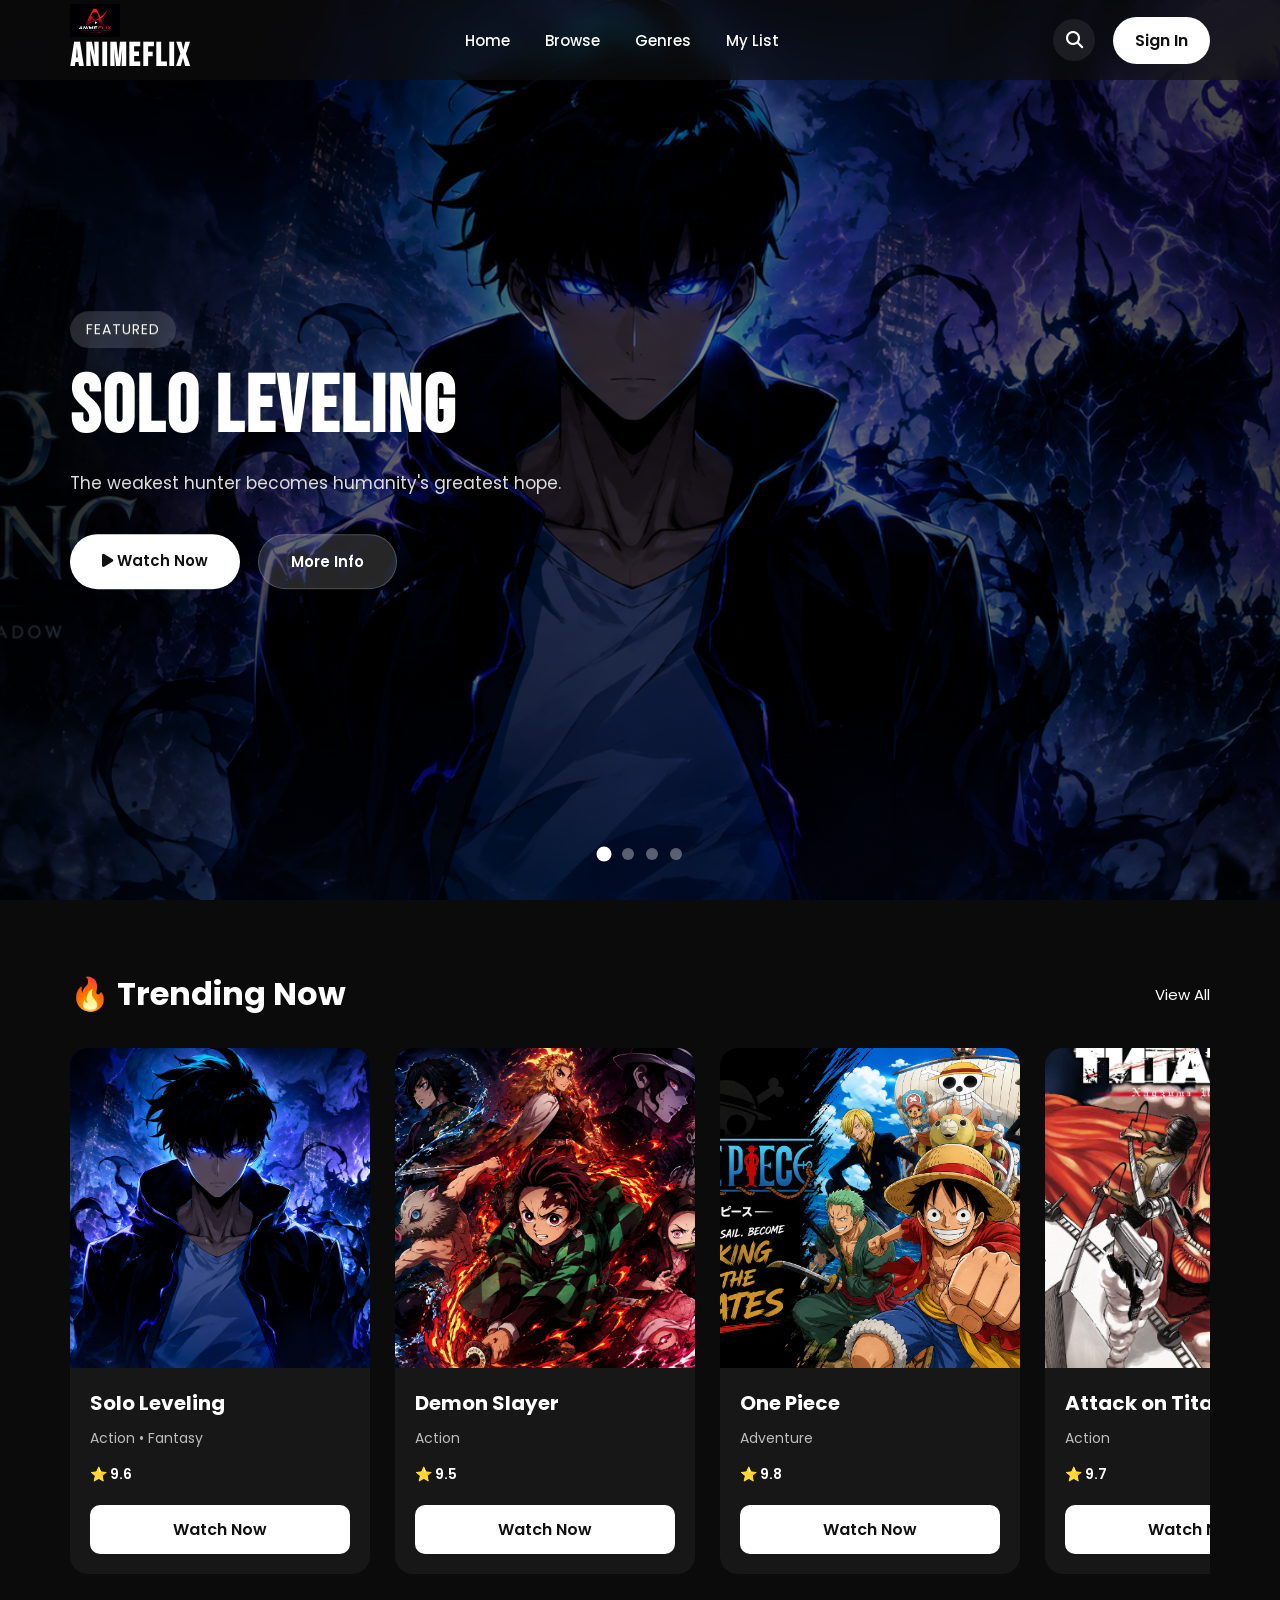
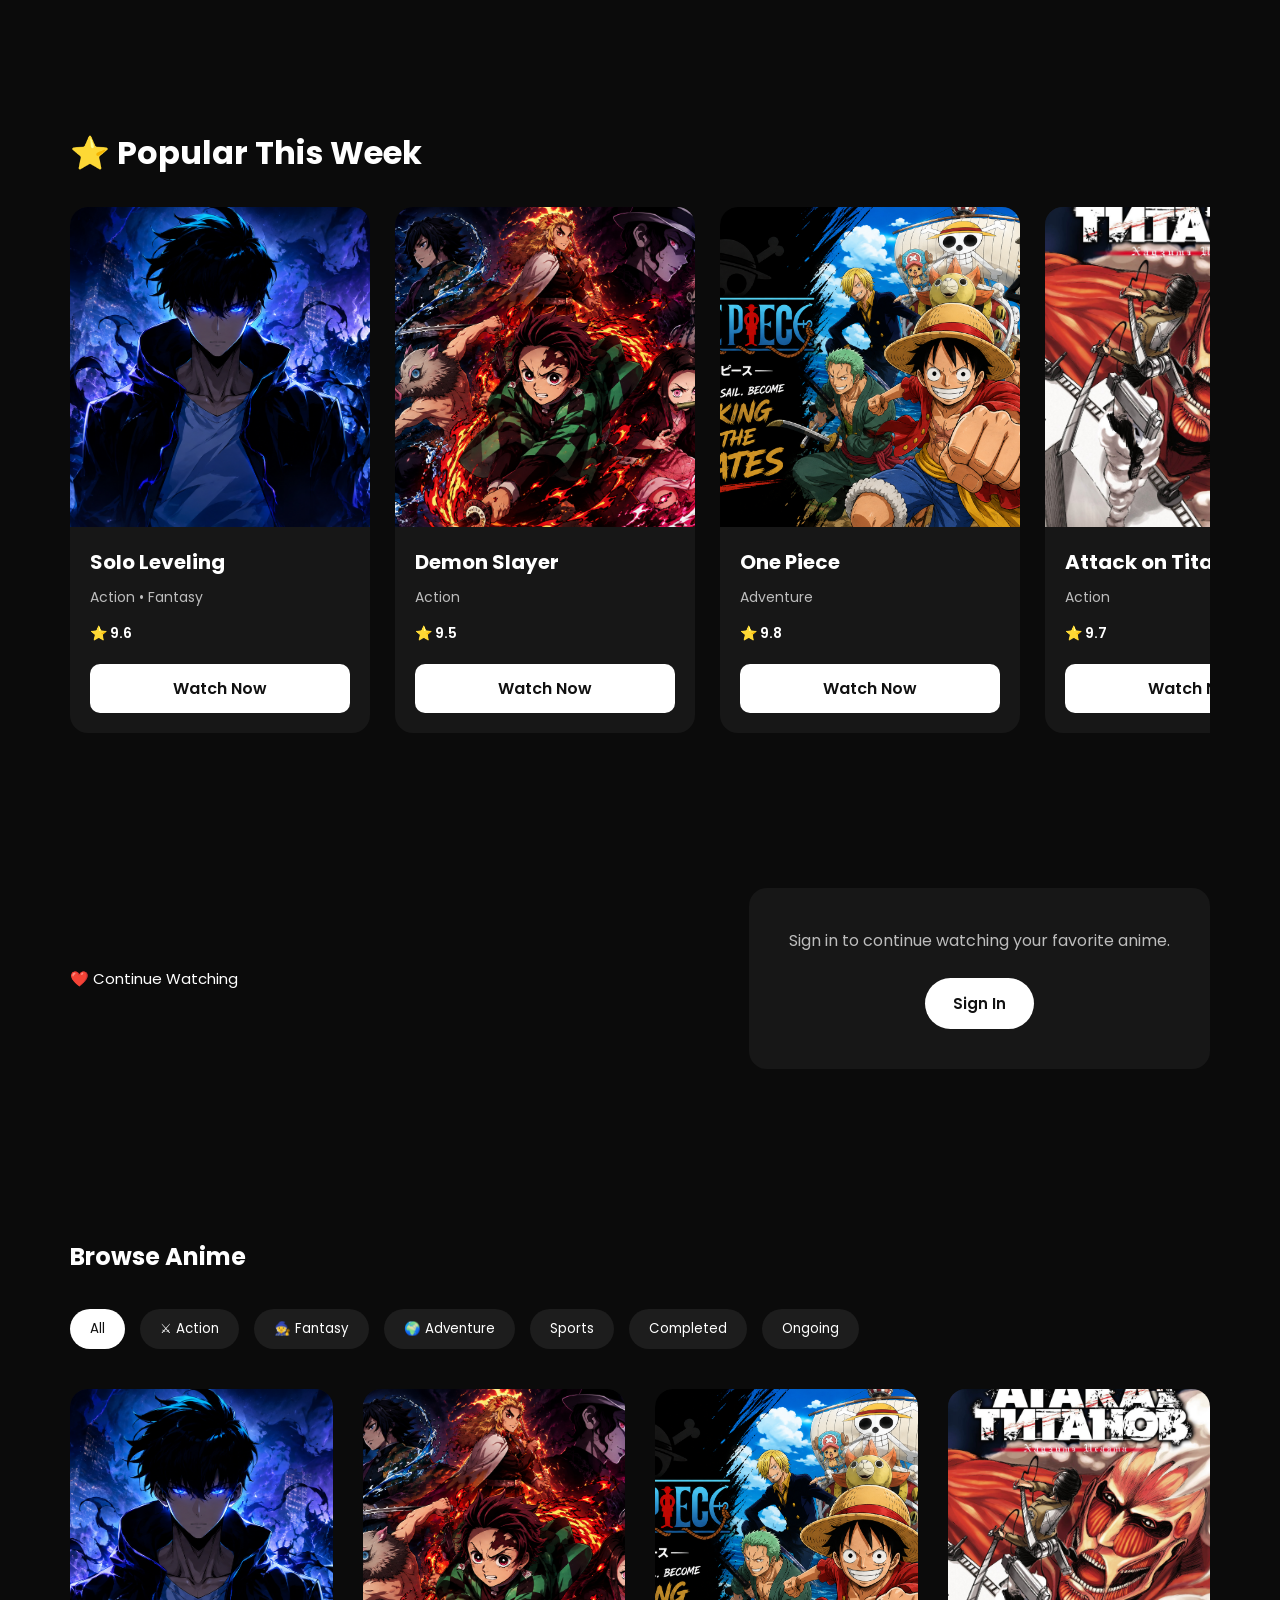
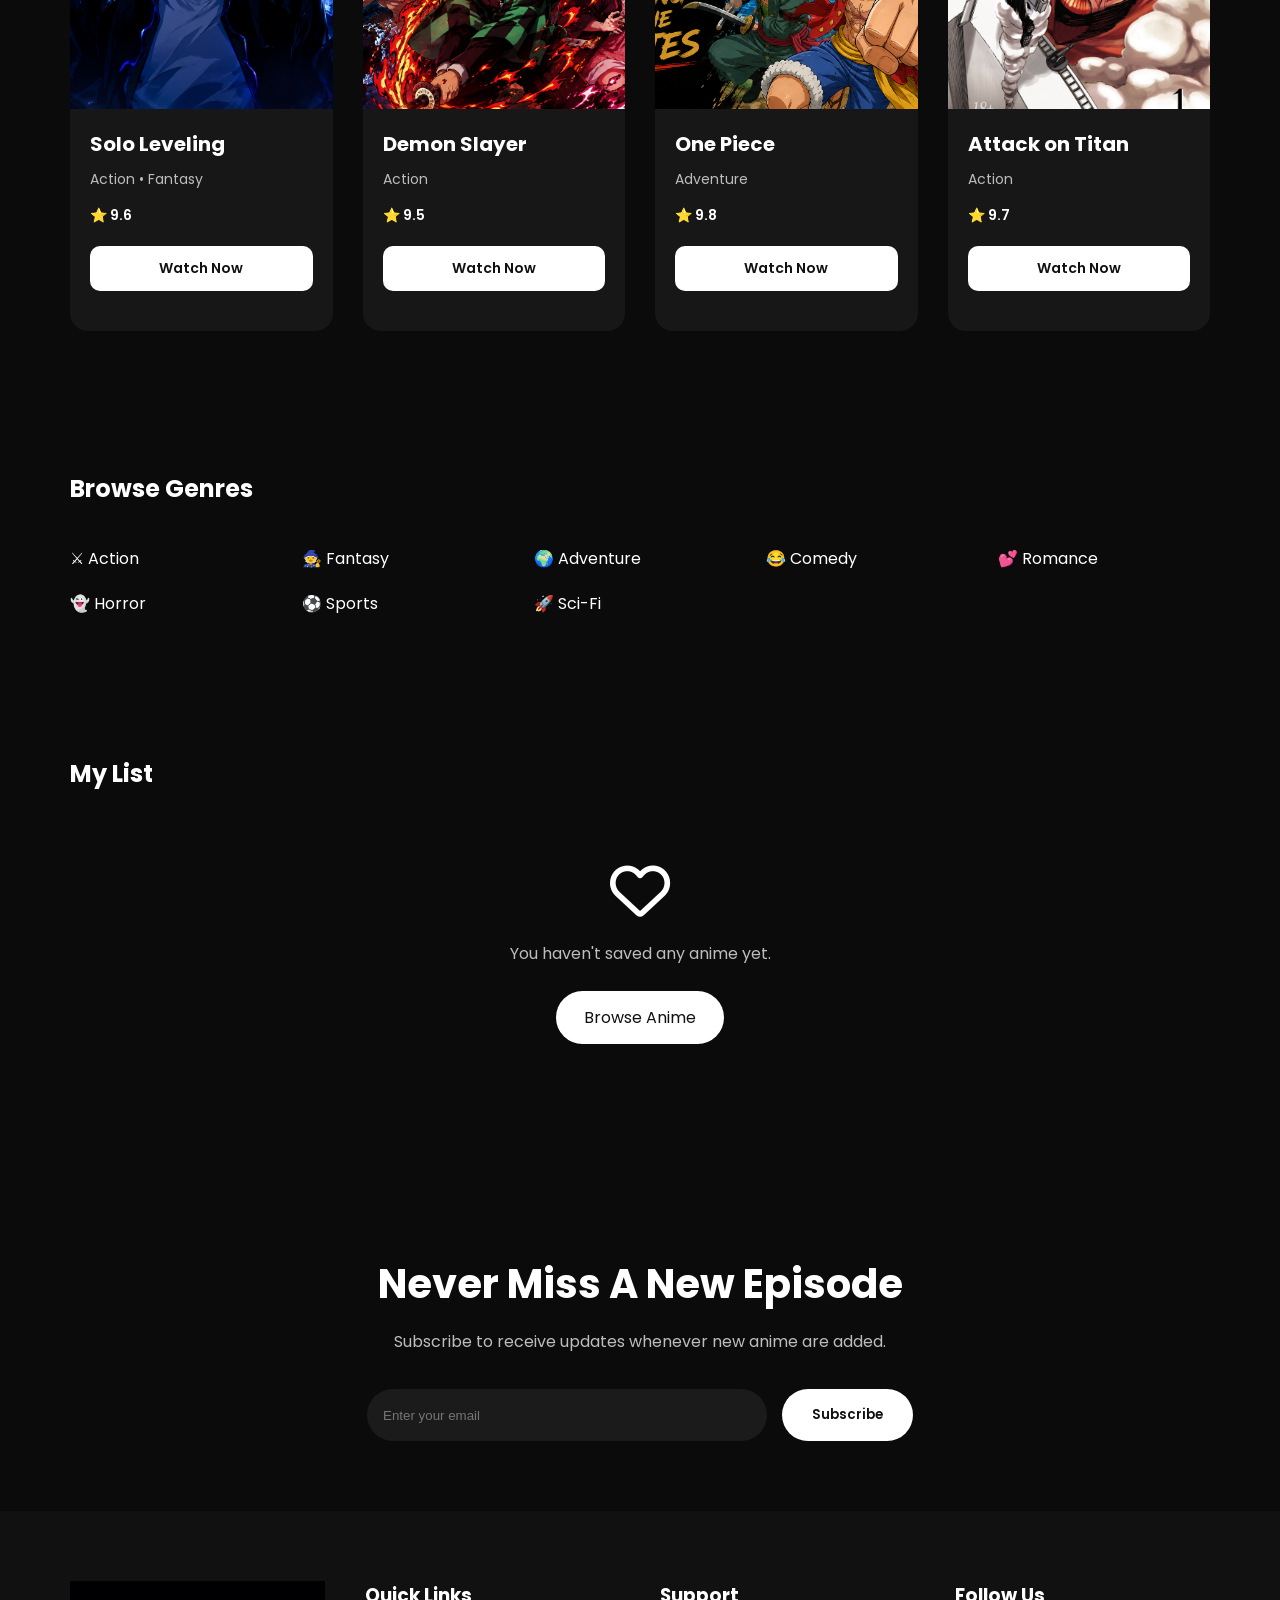
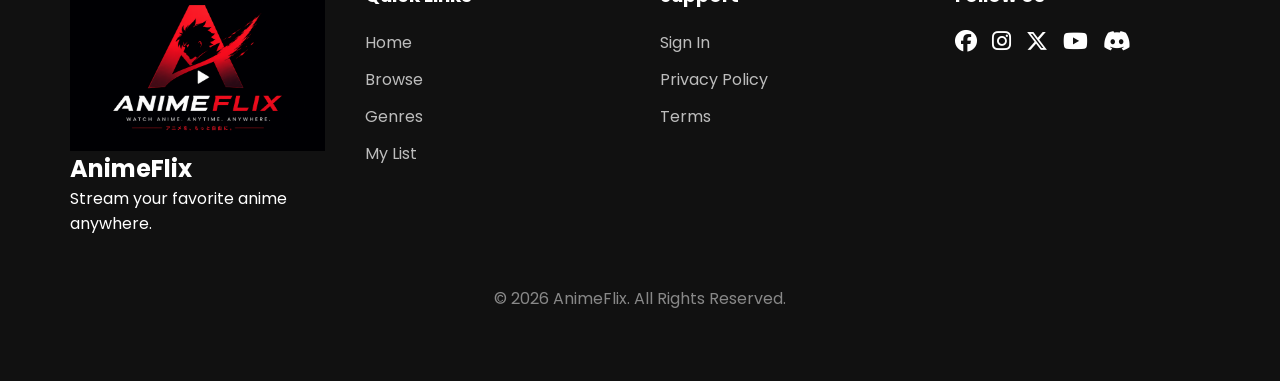
<file: index.html>
<!DOCTYPE html>
<html lang="en">

<head>

    <meta charset="UTF-8">

    <meta name="viewport"
          content="width=device-width, initial-scale=1.0">

    <title>AnimeFlix | Watch Anime. Anytime. Anywhere</title>

    <!-- Browser Icon -->
    <link rel="icon"
          href="images/logo.png">

    <!-- Google Fonts -->

    <link rel="preconnect"
          href="https://fonts.googleapis.com">

    <link rel="preconnect"
          href="https://fonts.gstatic.com"
          crossorigin>

    <link href="https://fonts.googleapis.com/css2?family=Poppins:wght@300;400;500;600;700;800&family=Bebas+Neue&display=swap"
          rel="stylesheet">

    <!-- Icons -->

    <link rel="stylesheet"
          href="https://cdnjs.cloudflare.com/ajax/libs/font-awesome/6.7.2/css/all.min.css">

    <!-- CSS -->

    <link rel="stylesheet"
          href="css/loading.css">

    <link rel="stylesheet"
          href="css/style.css">

    <link rel="stylesheet"
          href="css/responsive.css">

</head>

<body>

<!-- ========================= -->
<!-- LOADING SCREEN -->
<!-- ========================= -->

<div id="loader">

    <img src="images/logo.png"
         alt="AnimeFlix Logo">

    <h1>AnimeFlix</h1>

    <p>Loading your anime universe...</p>

    <div class="loader-bar">

        <span></span>

    </div>

</div>

<!-- ========================= -->
<!-- SEARCH OVERLAY -->
<!-- ========================= -->

<div id="searchOverlay">

    <button id="closeSearch">

        <i class="fa-solid fa-xmark"></i>

    </button>

    <div class="search-box">

        <i class="fa-solid fa-search"></i>

        <input
    type="text"
    id="searchInput"
    placeholder="Search anime...">

    </div>

    <div
    class="search-results"
    id="searchResults">
</div>
    <!-- JavaScript -->

</div>

<!-- ========================= -->
<!-- WEBSITE -->
<!-- ========================= -->

<div id="app">

<!-- ========================= -->
<!-- HEADER -->
<!-- ========================= -->

<header id="header">

<div class="logo">

<a href="#home">

<img src="images/logo.png"
     alt="AnimeFlix">

<h1>AnimeFlix</h1>

</a>

</div>

<nav>

<ul>

<li>

<a href="#home">

Home

</a>

</li>

<li>

<a href="#browse">

Browse

</a>

</li>

<li>

<a href="#genres">

Genres

</a>

</li>

<li>

<a href="#mylist">

My List

</a>

</li>

</ul>

</nav>

<div class="nav-right">

<button id="searchButton">

<i class="fa-solid fa-search"></i>

</button>

<a href="signin.html"
   class="signin">

Sign In

</a>

<button id="menuButton">

<i class="fa-solid fa-bars"></i>

</button>

</div>

</header>

<!-- ========================= -->
<!-- MOBILE MENU -->
<!-- ========================= -->

<div id="mobileMenu">

<a href="#home">

Home

</a>

<a href="#browse">

Browse

</a>

<a href="#genres">

Genres

</a>

<a href="signin.html"
   class="auth-link"
   data-target="#mylist">

My List

</a>

<a href="signin.html">

Sign In

</a>

</div>

<!-- ========================= -->
<!-- HERO -->
<!-- ========================= -->

<section id="home">

<div class="hero-slider">

<!-- ================= -->

<div class="slide active">

<img src="images/banners/solo-leveling.png">

<div class="overlay"></div>

<div class="hero-content">

<span>FEATURED</span>

<h2>Solo Leveling</h2>

<p>

The weakest hunter becomes humanity's greatest hope.

</p>

<div class="buttons">

<a href="signin.html"
   class="watch-btn auth-link"
   data-target="anime/solo-leveling.html">

<i class="fa-solid fa-play"></i>

Watch Now

</a>

<button>

More Info

</button>

</div>

</div>

</div>

<!-- ================= -->

<div class="slide">

<img src="images/banners/demon-slayer.png">

<div class="overlay"></div>

<div class="hero-content">

<span>FEATURED</span>

<h2>Demon Slayer</h2>

<p>

Join Tanjiro on his journey to defeat demons.

</p>

<div class="buttons">

<a href="signin.html"
   class="watch-btn auth-link"
   data-target="anime/demon-slayer.html">

<i class="fa-solid fa-play"></i>

Watch Now

</a>


<button>

More Info

</button>

</div>

</div>

</div>

<!-- ================= -->

<div class="slide">

<img src="images/banners/one-piece.png">

<div class="overlay"></div>

<div class="hero-content">

<span>FEATURED</span>

<h2>One Piece</h2>

<p>

The greatest pirate adventure ever told.

</p>

<div class="buttons">

<a href="signin.html"
   class="watch-btn auth-link"
   data-target="anime/one-piece.html">

<i class="fa-solid fa-play"></i>

Watch Now

</a>

<button>

More Info

</button>

</div>

</div>

</div>

<!-- ================= -->

<div class="slide">

<img src="images/banners/attack-on-titan.png">

<div class="overlay"></div>

<div class="hero-content">

<span>FEATURED</span>

<h2>Attack on Titan</h2>

<p>

Humanity's final stand against the Titans.

</p>

<div class="buttons">

<a href="signin.html"
   class="watch-btn auth-link"
   data-target="anime/attack-on-titan.html">

<i class="fa-solid fa-play"></i>

Watch Now

</a>

<button>

More Info

</button>

</div>

</div>

</div>

<!-- ================= -->

<div class="slider-dots">

<span class="dot active"></span>

<span class="dot"></span>

<span class="dot"></span>

<span class="dot"></span>

</div>

</div>

</section>
<!-- ========================= -->
<!-- TRENDING NOW -->
<!-- ========================= -->

<section id="trending" class="content-section">

    <div class="section-title">

        <h2>🔥 Trending Now</h2>

        <a href="#browse">View All</a>

    </div>

    <div class="anime-row">

        <!-- Card 1 -->

        <div class="anime-card">

            <img src="images/banners/solo-leveling.png">

            <div class="card-info">

                <h3>Solo Leveling</h3>

                <p>Action • Fantasy</p>

                <span>⭐ 9.6</span>

                <a href="signin.html">Watch Now</a>

            </div>

        </div>

        <!-- Card 2 -->

        <div class="anime-card">

            <img src="images/banners/demon-slayer.png">

            <div class="card-info">

                <h3>Demon Slayer</h3>

                <p>Action</p>

                <span>⭐ 9.5</span>

                <a href="signin.html">Watch Now</a>

            </div>

        </div>

        <!-- Card 3 -->

        <div class="anime-card">

            <img src="images/banners/one-piece.png">

            <div class="card-info">

                <h3>One Piece</h3>

                <p>Adventure</p>

                <span>⭐ 9.8</span>

                <a href="signin.html">Watch Now</a>

            </div>

        </div>

        <!-- Card 4 -->

        <div class="anime-card">

            <img src="images/banners/attack-on-titan.png">

            <div class="card-info">

                <h3>Attack on Titan</h3>

                <p>Action</p>

                <span>⭐ 9.7</span>

                <a href="signin.html">Watch Now</a>

            </div>

        </div>

    </div>

</section>

<!-- ========================= -->
<!-- POPULAR -->
<!-- ========================= -->

<section class="content-section">

    <div class="section-title">

        <h2>⭐ Popular This Week</h2>

    </div>

    <div class="anime-row">

        <!-- Same card structure -->

        <div class="anime-card">

            <img src="images/banners/solo-leveling.png">

            <div class="card-info">

                <h3>Solo Leveling</h3>

                <p>Action • Fantasy</p>

                <span>⭐ 9.6</span>

                <a href="signin.html">Watch Now</a>

            </div>

        </div>

        <!-- Card 2 -->

        <div class="anime-card">

            <img src="images/banners/demon-slayer.png">

            <div class="card-info">

                <h3>Demon Slayer</h3>

                <p>Action</p>

                <span>⭐ 9.5</span>

                <a href="signin.html">Watch Now</a>

            </div>

        </div>

        <!-- Card 3 -->

        <div class="anime-card">

            <img src="images/banners/one-piece.png">

            <div class="card-info">

                <h3>One Piece</h3>

                <p>Adventure</p>

                <span>⭐ 9.8</span>

                <a href="signin.html">Watch Now</a>

            </div>

        </div>

        <!-- Card 4 -->

        <div class="anime-card">

            <img src="images/banners/attack-on-titan.png">

            <div class="card-info">

                <h3>Attack on Titan</h3>

                <p>Action</p>

                <span>⭐ 9.7</span>

                <a href="signin.html">Watch Now</a>

            </div>

        </div>
    </div>

</section>

<!-- ========================= -->
<!-- CONTINUE WATCHING -->
<!-- ========================= -->

<section class="content-section">

    <div class="section-title">
        <a href="signin.html"
   class="watch-btn auth-link"
   data-target="#continue">

❤️ Continue Watching

</a>



    <div class="continue-box">

        <p>

            Sign in to continue watching your favorite anime.

        </p>

        <a href="signin.html">

            Sign In

        </a>

    </div>

</section>

<!-- ========================= -->
<!-- BROWSE -->
<!-- ========================= -->

<section id="browse">

<h2>Browse Anime</h2>

<div class="filters">

<button class="active">

<a href="signin.html"
   class="genre auth-link"
   data-target="#browse">

All

</a>

</button>

<button>

<a href="signin.html"
   class="genre auth-link"
   data-target="#browse">

⚔ Action

</a>

</button>

<button>

<a href="signin.html"
   class="genre auth-link"
   data-target="#browse">

🧙 Fantasy

</a>

</button>

<button>

<a href="signin.html"
   class="genre auth-link"
   data-target="#browse">

🌍 Adventure

</a>

</button>

<button>

<a href="signin.html"
   class="genre auth-link"
   data-target="#browse">

Sports

</a>

</button>

<button>

<a href="signin.html"
   class="genre auth-link"
   data-target="#browse">

Completed

</a>

</button>

<button>

<a href="signin.html"
   class="genre auth-link"
   data-target="#browse">

Ongoing

</a>

</button>

</div>

<div class="anime-grid">

    <a href="signin.html" class="anime-card auth-link" data-target="anime/solo-leveling.html">
        <img src="images/banners/solo-leveling.png" alt="Solo Leveling">
        <div class="card-info">
            <h3>Solo Leveling</h3>
            <p>Action • Fantasy</p>
            <span>⭐ 9.6</span>
            <span class="card-cta">Watch Now</span>
        </div>
    </a>

    <a href="signin.html" class="anime-card auth-link" data-target="anime/demon-slayer.html">
        <img src="images/banners/demon-slayer.png" alt="Demon Slayer">
        <div class="card-info">
            <h3>Demon Slayer</h3>
            <p>Action</p>
            <span>⭐ 9.5</span>
            <span class="card-cta">Watch Now</span>
        </div>
    </a>

    <a href="signin.html" class="anime-card auth-link" data-target="anime/one-piece.html">
        <img src="images/banners/one-piece.png" alt="One Piece">
        <div class="card-info">
            <h3>One Piece</h3>
            <p>Adventure</p>
            <span>⭐ 9.8</span>
            <span class="card-cta">Watch Now</span>
        </div>
    </a>

    <a href="signin.html" class="anime-card auth-link" data-target="anime/attack-on-titan.html">
        <img src="images/banners/attack-on-titan.png" alt="Attack on Titan">
        <div class="card-info">
            <h3>Attack on Titan</h3>
            <p>Action</p>
            <span>⭐ 9.7</span>
            <span class="card-cta">Watch Now</span>
        </div>
    </a>

</div>

</section>

<!-- ========================= -->
<!-- GENRES -->
<!-- ========================= -->

<section id="genres">

<h2>Browse Genres</h2>

<div class="genre-grid">

<div>⚔ Action</div>

<div>🧙 Fantasy</div>

<div>🌍 Adventure</div>

<div>😂 Comedy</div>

<div>💕 Romance</div>

<div>👻 Horror</div>

<div>⚽ Sports</div>

<div>🚀 Sci-Fi</div>

</div>

</section>

<!-- ========================= -->
<!-- MY LIST -->
<!-- ========================= -->

<section id="mylist">

<h2>My List</h2>

<div class="empty-list">

<i class="fa-regular fa-heart"></i>

<p>

You haven't saved any anime yet.

</p>

<a href="#browse">

Browse Anime

</a>

</div>

</section>

<!-- ========================= -->
<!-- NEWSLETTER -->
<!-- ========================= -->

<section class="newsletter">

<h2>

Never Miss A New Episode

</h2>

<p>

Subscribe to receive updates whenever new anime are added.

</p>

<form>

<input

type="email"

placeholder="Enter your email">

<button>

Subscribe

</button>

</form>

</section>

<!-- ========================= -->
<!-- FOOTER -->
<!-- ========================= -->

<footer>

<div class="footer-container">

<div>

<img src="images/logo.png">

<h2>AnimeFlix</h2>

<p>

Stream your favorite anime anywhere.

</p>

</div>

<div>

<h3>

Quick Links

</h3>

<ul>

<li>

<a href="#home">

Home

</a>

</li>

<li>

<a href="#browse">

Browse

</a>

</li>

<li>

<a href="#genres">

Genres

</a>

</li>

<li>

<a href="#mylist">

My List

</a>

</li>

</ul>

</div>

<div>

<h3>

Support

</h3>

<ul>

<li>

<a href="signin.html">

Sign In

</a>

</li>

<li>

<a href="#">

Privacy Policy

</a>

</li>

<li>

<a href="#">

Terms

</a>

</li>

</ul>

</div>

<div>

<h3>

Follow Us

</h3>

<div class="socials">

<i class="fab fa-facebook"></i>

<i class="fab fa-instagram"></i>

<i class="fab fa-x-twitter"></i>

<i class="fab fa-youtube"></i>

<i class="fab fa-discord"></i>

</div>

</div>

</div>

<p class="copyright">

© 2026 AnimeFlix. All Rights Reserved.

</p>

</footer>

<!-- ========================= -->
<!-- BACK TO TOP -->
<!-- ========================= -->

<button id="backToTop">

<i class="fa-solid fa-arrow-up"></i>

</button>

</div>

<script src="js/loading.js"></script>

<script src="js/script.js"></script>

<script src="js/slider.js"></script>

</body>

</html>
</file>
<file: css/loading.css>
/* ==========================================
   AnimeFlix Loading Screen
========================================== */

*{
    margin:0;
    padding:0;
    box-sizing:border-box;
}

html{
    scroll-behavior:smooth;
}

body{
    font-family:'Poppins',sans-serif;
    background:#090909;
    overflow-x:hidden;
}

/* ==========================================
   LOADER
========================================== */

#loader{
    position:fixed;
    top:0;
    left:0;
    width:100%;
    height:100vh;
    background:#090909;
    display:flex;
    flex-direction:column;
    justify-content:center;
    align-items:center;
    z-index:99999;
    transition:opacity .8s ease,
               visibility .8s ease;
}

/* Hide Loader */

#loader.hide{
    opacity:0;
    visibility:hidden;
}

/* ==========================================
   LOGO
========================================== */

#loader img{
    width:120px;
    margin-bottom:20px;
    animation:logoFloat 2s ease-in-out infinite;
}

#loader h1{
    color:#ffffff;
    font-size:3rem;
    letter-spacing:2px;
    font-family:'Bebas Neue',cursive;
}

#loader p{
    color:#bdbdbd;
    margin-top:10px;
    margin-bottom:40px;
    font-size:15px;
}

/* ==========================================
   PROGRESS BAR
========================================== */

.loader-bar{
    width:300px;
    max-width:80%;
    height:6px;
    background:#222;
    border-radius:50px;
    overflow:hidden;
}

.loader-bar span{
    display:block;
    width:0%;
    height:100%;
    background:#E50914;
    border-radius:50px;
    animation:loading 3s linear forwards;
}

/* ==========================================
   ANIMATIONS
========================================== */

@keyframes loading{

    0%{
        width:0%;
    }

    100%{
        width:100%;
    }

}

@keyframes logoFloat{

    0%{
        transform:translateY(0px);
    }

    50%{
        transform:translateY(-10px);
    }

    100%{
        transform:translateY(0px);
    }

}

/* ==========================================
   MAIN PAGE
========================================== */

#app{
    opacity:0;
    transition:opacity .8s ease;
}

#app.show{
    opacity:1;
}
</file>
<file: css/style.css>
/* ==========================================
   AnimeFlix - Main Stylesheet
========================================== */

/* ===========================
   RESET
=========================== */

*{
    margin:0;
    padding:0;
    box-sizing:border-box;
}

html{
    scroll-behavior:smooth;
}

body{
    font-family:'Poppins',sans-serif;
    background:#0b0b0b;
    color:#ffffff;
    overflow-x:hidden;
}

/* ===========================
   SCROLLBAR
=========================== */

::-webkit-scrollbar{
    width:8px;
}

::-webkit-scrollbar-track{
    background:#0b0b0b;
}

::-webkit-scrollbar-thumb{
    background:#444;
    border-radius:20px;
}

::-webkit-scrollbar-thumb:hover{
    background:#666;
}

/* ===========================
   GLOBAL
=========================== */

img{
    max-width:100%;
    display:block;
}

a{
    color:inherit;
    text-decoration:none;
}

ul{
    list-style:none;
}

button{
    font-family:inherit;
    cursor:pointer;
    border:none;
    outline:none;
}

/* ===========================
   HEADER
=========================== */

header{

    position:fixed;

    top:0;

    left:0;

    width:100%;

    height:80px;

    display:flex;

    justify-content:space-between;

    align-items:center;

    padding:0 70px;

    background:rgba(15,15,15,.65);

    backdrop-filter:blur(14px);

    -webkit-backdrop-filter:blur(14px);

    z-index:999;

    transition:.35s ease;

}

/* Added later by JavaScript */

header.scrolled{

    background:#111;

    box-shadow:0 4px 20px rgba(0,0,0,.45);

}

/* ===========================
   LOGO
=========================== */

.logo{

    display:flex;

    align-items:center;

    gap:12px;

}

.logo img{

    width:50px;

}

.logo h1{

    font-size:2rem;

    font-family:'Bebas Neue',sans-serif;

    letter-spacing:2px;

}

/* ===========================
   NAVIGATION
=========================== */

nav ul{

    display:flex;

    align-items:center;

    gap:35px;

}

nav ul li a{

    font-size:15px;

    font-weight:500;

    transition:.3s;

    position:relative;

}

/* Underline Animation */

nav ul li a::after{

    content:"";

    position:absolute;

    left:0;

    bottom:-6px;

    width:0;

    height:2px;

    background:#ffffff;

    transition:.3s;

}

nav ul li a:hover::after{

    width:100%;

}

/* ===========================
   RIGHT SIDE
=========================== */

.nav-right{

    display:flex;

    align-items:center;

    gap:18px;

}

/* Search */

#searchButton{

    width:42px;

    height:42px;

    border-radius:50%;

    background:rgba(255,255,255,.08);

    color:#fff;

    font-size:17px;

    transition:.3s;

}

#searchButton:hover{

    background:rgba(255,255,255,.18);

}

/* Sign In */

.signin{

    padding:11px 22px;

    border-radius:30px;

    background:#ffffff;

    color:#111;

    font-weight:600;

    transition:.3s;

}

.signin:hover{

    transform:translateY(-2px);

    box-shadow:0 10px 25px rgba(255,255,255,.2);

}

/* ===========================
   MOBILE MENU BUTTON
=========================== */

#menuButton{

    display:none;

    background:none;

    color:#fff;

    font-size:24px;

}

/* ===========================
   MOBILE MENU
=========================== */

#mobileMenu{

    position:fixed;

    top:80px;

    right:-100%;

    width:280px;

    height:calc(100vh - 80px);

    background:#111;

    display:flex;

    flex-direction:column;

    padding:30px;

    gap:25px;

    transition:.35s ease;

    z-index:998;

}

#mobileMenu.active{

    right:0;

}

#mobileMenu a{

    font-size:17px;

    font-weight:500;

}
/* ==========================================
   HERO SECTION
========================================== */

#home{

    width:100%;

    height:100vh;

    position:relative;

    overflow:hidden;

}

/* ===========================
   HERO SLIDER
=========================== */

.hero-slider{

    width:100%;

    height:100%;

    position:relative;

}

.slide{

    position:absolute;

    width:100%;

    height:100%;

    top:0;

    left:0;

    opacity:0;

    visibility:hidden;

    transition:opacity .8s ease,
               visibility .8s ease;

}

.slide.active{

    opacity:1;

    visibility:visible;

}

/* ===========================
   HERO IMAGE
=========================== */

.slide img{

    width:100%;

    height:100%;

    object-fit:cover;

}

/* ===========================
   DARK OVERLAY
=========================== */

.overlay{

    position:absolute;

    inset:0;

    background:
    linear-gradient(
        to right,
        rgba(0,0,0,.85),
        rgba(0,0,0,.45),
        rgba(0,0,0,.75)
    );

}

/* ===========================
   HERO CONTENT
=========================== */

.hero-content{

    position:absolute;

    top:50%;

    left:70px;

    transform:translateY(-50%);

    max-width:650px;

    z-index:5;

}

.hero-content span{

    display:inline-block;

    padding:8px 16px;

    border-radius:30px;

    background:rgba(255,255,255,.15);

    backdrop-filter:blur(10px);

    margin-bottom:20px;

    font-size:14px;

    letter-spacing:1px;

}

.hero-content h2{

    font-size:5rem;

    font-family:'Bebas Neue',sans-serif;

    letter-spacing:2px;

    margin-bottom:20px;

    line-height:1;

}

.hero-content p{

    font-size:17px;

    color:#ddd;

    line-height:1.8;

    margin-bottom:35px;

    max-width:550px;

}

/* ===========================
   HERO BUTTONS
=========================== */

.buttons{

    display:flex;

    gap:18px;

}

.buttons a,
.buttons button{

    padding:15px 32px;

    border-radius:50px;

    font-size:15px;

    font-weight:600;

    transition:.3s;

}

.buttons a{

    background:#ffffff;

    color:#111;

}

.buttons a:hover{

    transform:translateY(-4px);

}

.buttons button{

    background:rgba(255,255,255,.15);

    color:#fff;

    border:1px solid rgba(255,255,255,.2);

}

.buttons button:hover{

    background:rgba(255,255,255,.25);

}

/* ===========================
   SLIDER DOTS
=========================== */

.slider-dots{

    position:absolute;

    bottom:40px;

    left:50%;

    transform:translateX(-50%);

    display:flex;

    gap:12px;

    z-index:10;

}

.dot{

    width:12px;

    height:12px;

    border-radius:50%;

    background:rgba(255,255,255,.35);

    cursor:pointer;

    transition:.3s;

}

.dot.active{

    background:#fff;

    transform:scale(1.25);

}
/* ==========================================
   CONTENT SECTIONS
========================================== */

.content-section,
#browse,
#genres,
#mylist,
.newsletter{

    width:100%;

    padding:70px;

}

/* ===========================
   SECTION TITLE
=========================== */

.section-title{

    display:flex;

    justify-content:space-between;

    align-items:center;

    margin-bottom:30px;

}

.section-title h2{

    font-size:2rem;

    font-weight:700;

}

.section-title a{

    color:#ffffff;

    font-size:15px;

    transition:.3s;

}

.section-title a:hover{

    opacity:.7;

}

/* ===========================
   ANIME ROW
=========================== */

.anime-row{

    display:flex;

    gap:25px;

    overflow-x:auto;

    overscroll-behavior-inline:contain;

    scroll-snap-type:x proximity;

    scroll-behavior:smooth;

    -webkit-overflow-scrolling:touch;

    padding-bottom:15px;

}

.anime-row::-webkit-scrollbar{

    display:block;

    height:8px;

}

.anime-row::-webkit-scrollbar-track{

    background:#171717;

    border-radius:20px;

}

.anime-row::-webkit-scrollbar-thumb{

    background:#555;

    border-radius:20px;

}

.anime-row::-webkit-scrollbar-thumb:hover{

    background:#777;

}

.anime-row{

    scrollbar-width:thin;

    scrollbar-color:#555 #171717;

}

/* ===========================
   ANIME GRID
=========================== */

.anime-grid{

    display:grid;

    grid-template-columns:repeat(auto-fit,minmax(220px,1fr));

    gap:30px;

    margin-top:40px;

}

/* ===========================
   CARD
=========================== */

.anime-card{

    flex:0 0 clamp(240px,25vw,300px);

    scroll-snap-align:start;

    background:#171717;

    border-radius:18px;

    overflow:hidden;

    transition:.35s;

    cursor:pointer;

}

.anime-card:hover{

    transform:translateY(-10px);

}

.anime-card img{

    width:100%;

    height:320px;

    object-fit:cover;

}

/* ===========================
   CARD CONTENT
=========================== */

.card-info{

    padding:20px;

}

.card-info h3{

    font-size:20px;

    margin-bottom:10px;

}

.card-info p{

    color:#bdbdbd;

    margin-bottom:12px;

    font-size:14px;

}

.card-info span{

    display:inline-block;

    margin-bottom:20px;

    font-size:14px;

    font-weight:600;

}

.card-info a,
.card-info .card-cta{

    display:inline-block;

    width:100%;

    text-align:center;

    padding:12px;

    background:#ffffff;

    color:#111;

    border-radius:10px;

    font-weight:600;

    transition:.3s;

}

.card-info a:hover,
.card-info .card-cta:hover{

    transform:translateY(-3px);

}

/* ===========================
   CONTINUE WATCHING
=========================== */

.continue-box{

    background:#171717;

    border-radius:18px;

    padding:40px;

    text-align:center;

}

.continue-box p{

    margin-bottom:25px;

    color:#bdbdbd;

}

.continue-box a{

    display:inline-block;

    padding:14px 28px;

    background:#ffffff;

    color:#111;

    border-radius:30px;

    font-weight:600;

}

/* ===========================
   FILTERS
=========================== */

.filters{

    display:flex;

    gap:15px;

    flex-wrap:wrap;

    margin:35px 0;

}

.filters button{

    padding:10px 20px;

    border-radius:30px;

    background:#1d1d1d;

    color:#fff;

    transition:.3s;

}

.filters button:hover,

.filters button.active{

    background:#ffffff;

    color:#111;

}

/* ===========================
   GENRES
=========================== */

.genre-grid{

    display:grid;

    grid-template-columns:repeat(auto-fit,minmax(180px,1fr));

    gap:20px;

    margin-top:40px;

}

.genre-grid a{

    background:#171717;

    padding:20px;

    border-radius:14px;

    text-align:center;

    transition:.3s;

}

.genre-grid a:hover{

    transform:translateY(-5px);

}

/* ===========================
   MY LIST
=========================== */

.empty-list{

    text-align:center;

    padding:70px 20px;

}

.empty-list i{

    font-size:60px;

    margin-bottom:20px;

}

.empty-list p{

    margin-bottom:25px;

    color:#bdbdbd;

}

.empty-list a{

    display:inline-block;

    padding:14px 28px;

    background:#ffffff;

    color:#111;

    border-radius:30px;

}
/* ==========================================
   SEARCH OVERLAY
========================================== */

#searchOverlay{

    position:fixed;

    inset:0;

    background:rgba(0,0,0,.95);

    display:flex;

    justify-content:center;

    align-items:center;

    flex-direction:column;

    opacity:0;

    visibility:hidden;

    transition:.35s ease;

    z-index:9999;

}

#searchOverlay.active{

    opacity:1;

    visibility:visible;

}

#closeSearch{

    position:absolute;

    top:30px;

    right:40px;

    background:none;

    color:#fff;

    font-size:32px;

}

.search-box{

    width:90%;
    max-width:700px;

    display:flex;
    align-items:center;

    gap:15px;

    padding:18px 24px;

    border-radius:50px;

    background:#1a1a1a;

}

.search-box i{

    font-size:20px;

}

.search-box input{

    flex:1;

    background:none;

    border:none;

    outline:none;

    color:#fff;

    font-size:17px;

}

.search-results{

    width:90%;
    max-width:700px;

    margin-top:30px;

}

/* ==========================================
   NEWSLETTER
========================================== */

.newsletter{

    text-align:center;

}

.newsletter h2{

    font-size:2.5rem;

    margin-bottom:15px;

}

.newsletter p{

    color:#bdbdbd;

    margin-bottom:35px;

}

.newsletter form{

    display:flex;

    justify-content:center;

    gap:15px;

    flex-wrap:wrap;

}

.newsletter input{

    width:400px;

    max-width:100%;

    padding:16px;

    border:none;

    outline:none;

    border-radius:40px;

    background:#1b1b1b;

    color:#fff;

}

.newsletter button{

    padding:16px 30px;

    border-radius:40px;

    background:#fff;

    color:#111;

    font-weight:600;

}

/* ==========================================
   FOOTER
========================================== */

footer{

    background:#111;

    padding:70px;

}

.footer-container{

    display:grid;

    grid-template-columns:repeat(auto-fit,minmax(220px,1fr));

    gap:40px;

}

.footer-container h3{

    margin-bottom:20px;

}

.footer-container ul{

    display:flex;

    flex-direction:column;

    gap:12px;

}

.footer-container a{

    color:#bdbdbd;

    transition:.3s;

}

.footer-container a:hover{

    color:#fff;

}

.socials{

    display:flex;

    gap:15px;

    margin-top:20px;

}

.socials i{

    font-size:22px;

    cursor:pointer;

    transition:.3s;

}

.socials i:hover{

    transform:translateY(-4px);

}

.copyright{

    margin-top:50px;

    text-align:center;

    color:#888;

}

/* ==========================================
   BACK TO TOP
========================================== */

#backToTop{

    position:fixed;

    right:30px;

    bottom:30px;

    width:50px;

    height:50px;

    border-radius:50%;

    background:#fff;

    color:#111;

    font-size:18px;

    display:flex;

    justify-content:center;

    align-items:center;

    opacity:0;

    visibility:hidden;

    transition:.3s;

    z-index:999;

}

#backToTop.show{

    opacity:1;

    visibility:visible;

}

#backToTop:hover{

    transform:translateY(-5px);

}
</file>
<file: css/responsive.css>
/* ==========================================
   RESPONSIVE DESIGN
========================================== */

/* ===========================
   Tablets (1024px and below)
=========================== */

@media (max-width:1024px){

    header{
        padding:0 40px;
    }

    .hero-content{
        left:40px;
        max-width:500px;
    }

    .hero-content h2{
        font-size:4rem;
    }

    .content-section,
    #browse,
    #genres,
    #mylist,
    .newsletter,
    footer{
        padding:50px 40px;
    }

}

/* ===========================
   Mobile (768px and below)
=========================== */

@media (max-width:768px){

    nav{
        display:none;
    }

    #menuButton{
        display:block;
    }

    header{
        padding:0 20px;
        height:70px;
    }

    #mobileMenu{
        top:70px;
        height:calc(100vh - 70px);
    }

    .logo h1{
        font-size:1.6rem;
    }

    .logo img{
        width:40px;
    }

    .hero-content{
        left:20px;
        right:20px;
        max-width:100%;
    }

    .hero-content h2{
        font-size:3rem;
    }

    .hero-content p{
        font-size:15px;
    }

    .buttons{
        flex-direction:column;
        width:100%;
    }

    .buttons a,
    .buttons button{
        width:100%;
        text-align:center;
    }

    .content-section,
    #browse,
    #genres,
    #mylist,
    .newsletter,
    footer{
        padding:40px 20px;
    }

    .section-title{
        flex-direction:column;
        align-items:flex-start;
        gap:10px;
    }

    .anime-grid{
        grid-template-columns:repeat(auto-fit,minmax(160px,1fr));
        gap:20px;
    }

    .anime-card img{
        height:240px;
    }

    .genre-grid{
        grid-template-columns:repeat(2,1fr);
    }

    .newsletter form{
        flex-direction:column;
    }

    .newsletter input,
    .newsletter button{
        width:100%;
    }

}

/* ===========================
   Small Phones (480px and below)
=========================== */

@media (max-width:480px){

    .hero-content h2{
        font-size:2.4rem;
    }

    .hero-content span{
        font-size:12px;
    }

    .hero-content p{
        font-size:14px;
    }

    .section-title h2{
        font-size:1.5rem;
    }

    .anime-grid{
        grid-template-columns:1fr 1fr;
    }

    .anime-card img{
        height:210px;
    }

    .genre-grid{
        grid-template-columns:1fr;
    }

    #backToTop{
        width:45px;
        height:45px;
        right:20px;
        bottom:20px;
    }

}
</file>
